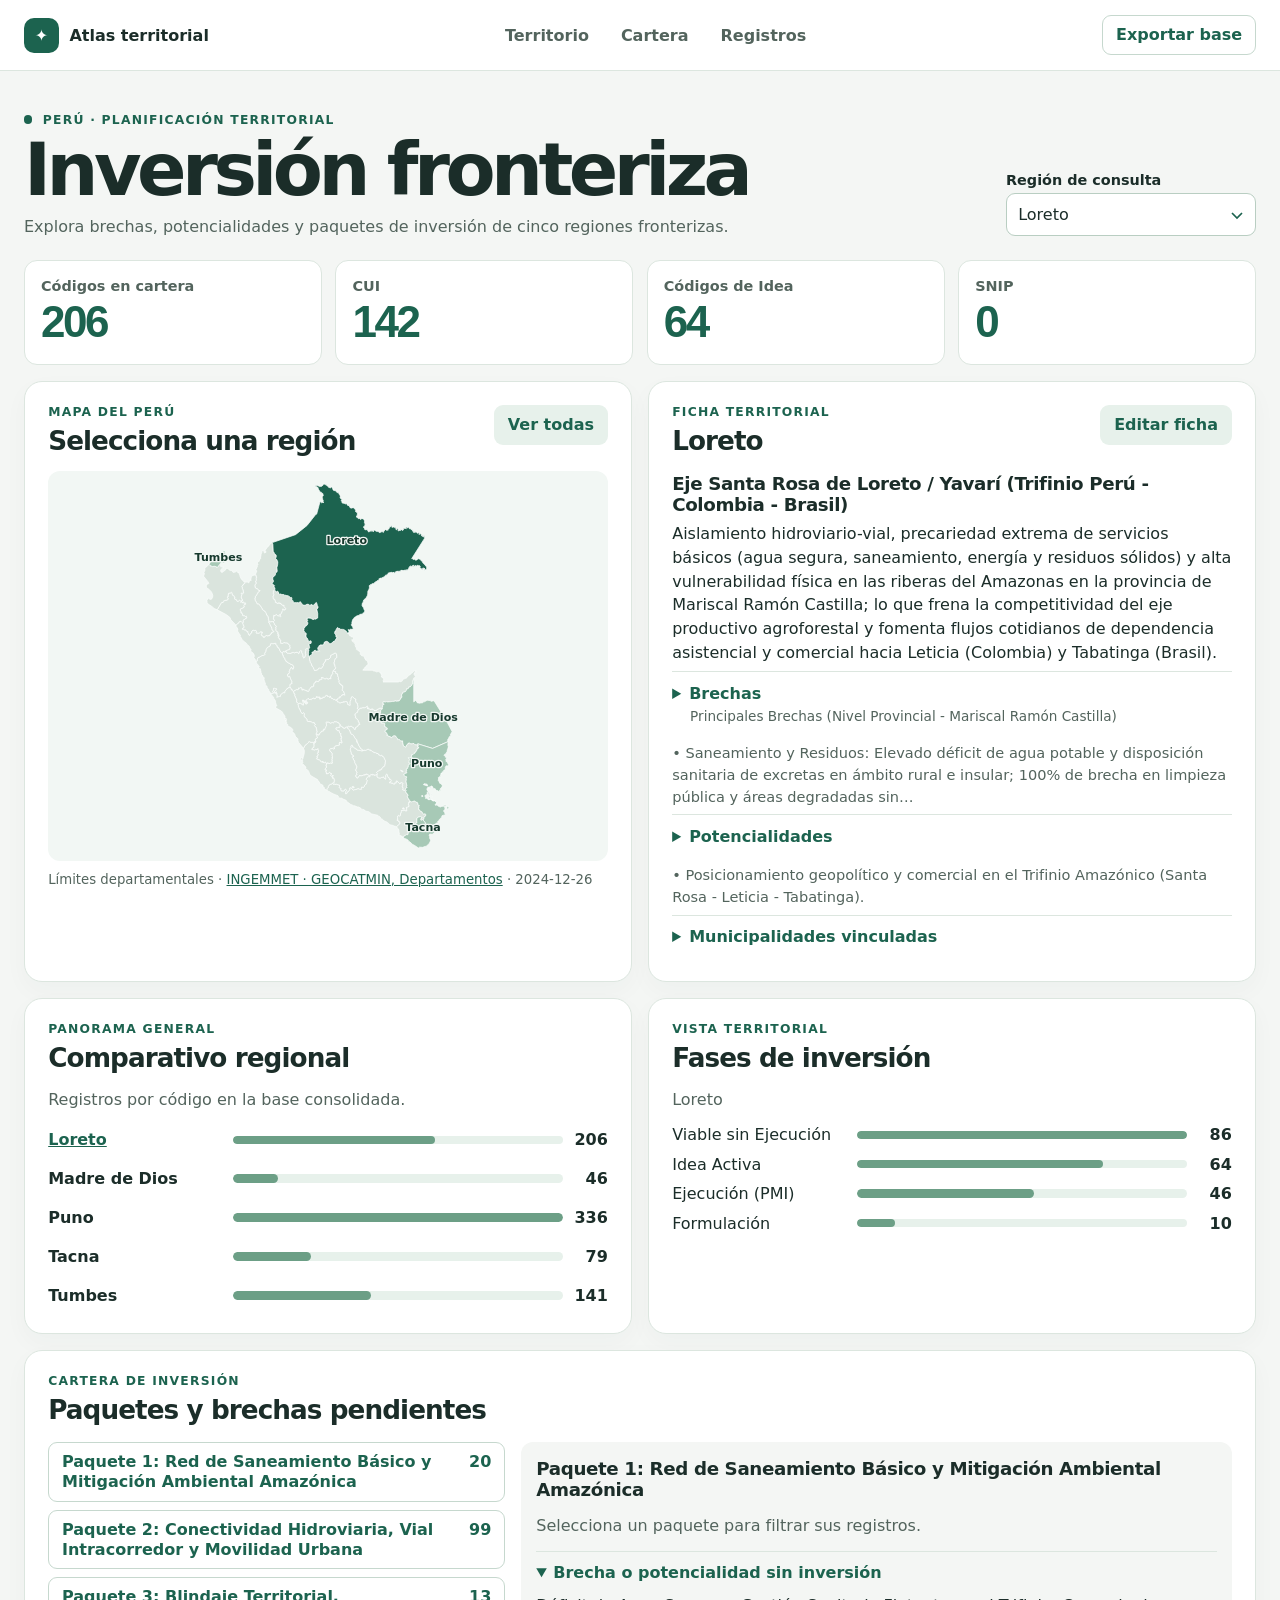
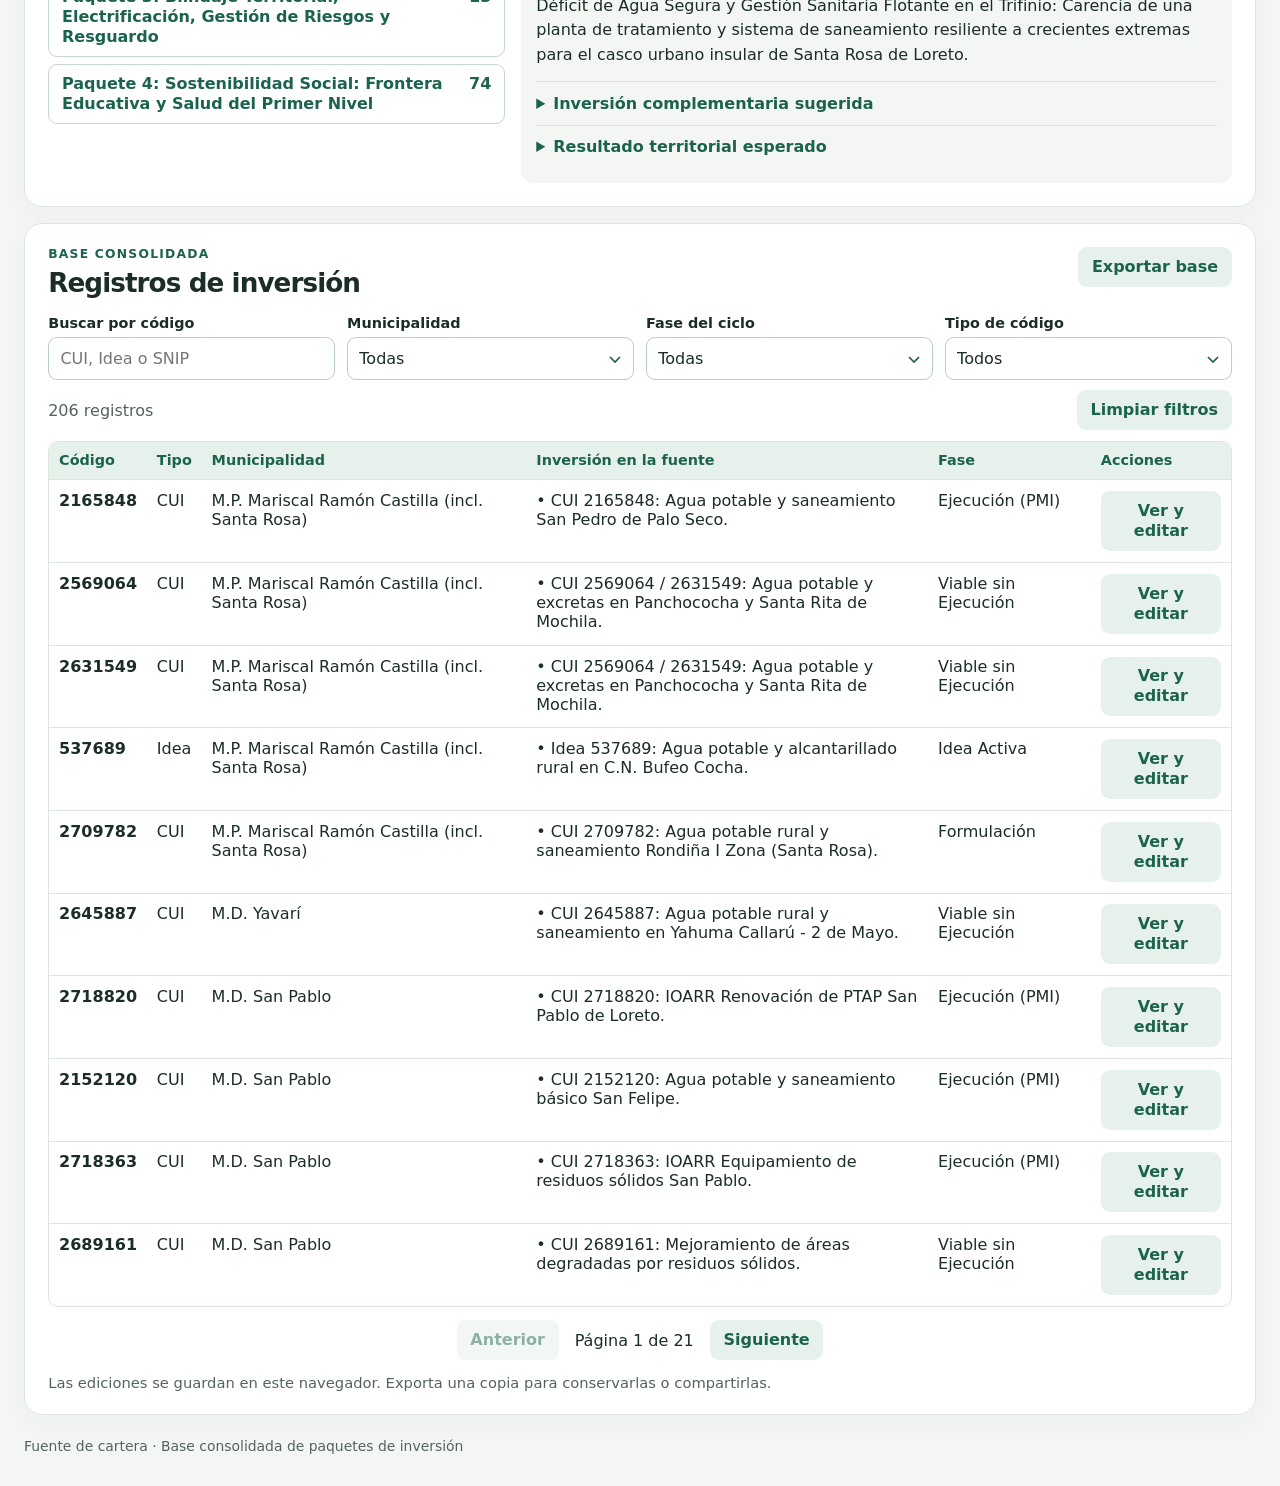
<file: index.html>
<!doctype html>
<html lang="es">
<head>
  <meta charset="utf-8">
  <meta name="viewport" content="width=device-width, initial-scale=1">
  <meta name="description" content="Consulta territorial de las brechas, potencialidades y carteras de inversión de cinco regiones fronterizas del Perú.">
  <title>Inversión fronteriza | Atlas territorial</title>
  <link rel="stylesheet" href="styles.css">
  <script defer src="data.js"></script>
  <script defer src="map.js"></script>
  <script defer src="app.js"></script>
</head>
<body>
  <a class="skip-link" href="#contenido">Ir al contenido</a>
  <header class="top">
    <div class="shell top-inner">
      <a class="brand" href="#"><span class="brand-icon" aria-hidden="true">✦</span> Atlas territorial</a>
      <nav aria-label="Secciones">
        <a href="#territorio">Territorio</a><a href="#cartera">Cartera</a><a href="#registros">Registros</a>
      </nav>
      <button id="export-top" type="button" class="button">Exportar base</button>
    </div>
  </header>
  <main id="contenido" class="shell">
    <header class="hero">
      <div>
        <p class="eyebrow"><span aria-hidden="true"></span> Perú · Planificación territorial</p>
        <h1>Inversión fronteriza</h1>
        <p>Explora brechas, potencialidades y paquetes de inversión de cinco regiones fronterizas.</p>
      </div>
      <div class="region-control"><label for="region">Región de consulta</label><select id="region"></select></div>
    </header>
    <noscript><p>Activa JavaScript para consultar el mapa y editar los registros.</p></noscript>
    <p id="app-message" role="status" class="status" hidden></p>

    <section aria-label="Indicadores de la vista territorial" class="metrics">
      <div><span>Códigos en cartera</span><strong id="kpi-total">—</strong></div>
      <div><span>CUI</span><strong id="kpi-cui">—</strong></div>
      <div><span>Códigos de Idea</span><strong id="kpi-idea">—</strong></div>
      <div><span>SNIP</span><strong id="kpi-snip">—</strong></div>
    </section>

    <section id="territorio" class="territory" aria-label="Exploración territorial">
      <section class="card map-card">
        <div class="card-head"><div><p class="eyebrow">Mapa del Perú</p><h2>Selecciona una región</h2></div><button id="map-reset" class="button quiet" type="button">Ver todas</button></div>
        <div id="map"></div>
        <p id="map-source" class="map-source"></p>
      </section>
      <section class="card profile" aria-labelledby="profile-title">
        <div class="card-head"><div><p class="eyebrow">Ficha territorial</p><h2 id="profile-title" aria-live="polite"></h2></div><button id="edit-profile" class="button quiet" type="button">Editar ficha</button></div>
        <div id="profile"></div>
      </section>
    </section>

    <section id="cartera" class="portfolio" aria-label="Cartera de inversión">
      <section class="card">
        <p class="eyebrow">Panorama general</p><h2>Comparativo regional</h2>
        <p class="muted">Registros por código en la base consolidada.</p>
        <div id="comparison"></div>
      </section>
      <section class="card">
        <p class="eyebrow">Vista territorial</p><h2>Fases de inversión</h2>
        <p class="muted" id="phase-context"></p>
        <div id="phases"></div>
      </section>
      <section class="card package-card">
        <div class="card-head"><div><p class="eyebrow">Cartera de inversión</p><h2>Paquetes y brechas pendientes</h2></div></div>
        <div class="package-layout"><div id="packages"></div><div id="package-detail"></div></div>
      </section>
    </section>

    <section id="registros" class="card records" aria-labelledby="records-title">
      <div class="card-head"><div><p class="eyebrow">Base consolidada</p><h2 id="records-title">Registros de inversión</h2></div><button id="export-records" class="button quiet" type="button">Exportar base</button></div>
      <div class="filter-grid">
        <div><label for="search">Buscar por código</label><input id="search" type="search" placeholder="CUI, Idea o SNIP" autocomplete="off"></div>
        <div><label for="municipality">Municipalidad</label><select id="municipality"></select></div>
        <div><label for="phase">Fase del ciclo</label><select id="phase"></select></div>
        <div><label for="type">Tipo de código</label><select id="type"></select></div>
      </div>
      <div class="results-head"><p id="results-count" role="status"></p><button id="clear-filters" type="button" class="button quiet">Limpiar filtros</button></div>
      <div class="table-scroll" tabindex="0" role="region" aria-label="Tabla de registros">
        <table>
          <caption class="visually-hidden">Registros de inversión según los filtros activos</caption>
          <thead><tr><th scope="col">Código</th><th scope="col">Tipo</th><th scope="col">Municipalidad</th><th scope="col">Inversión en la fuente</th><th scope="col">Fase</th><th scope="col">Acciones</th></tr></thead>
          <tbody id="rows"></tbody>
        </table>
      </div>
      <div class="pager" aria-label="Páginas de registros"><button id="prev" type="button" class="button quiet">Anterior</button><span id="page"></span><button id="next" type="button" class="button quiet">Siguiente</button></div>
      <p class="muted local-note">Las ediciones se guardan en este navegador. Exporta una copia para conservarlas o compartirlas.</p>
    </section>
  </main>
  <footer class="shell footer">Fuente de cartera · Base consolidada de paquetes de inversión</footer>

  <dialog id="editor" aria-labelledby="editor-title">
    <form id="editor-form">
      <header class="dialog-head"><h2 id="editor-title"></h2><button type="button" data-close class="button quiet">Cerrar</button></header>
      <p id="editor-note" class="muted"></p>
      <div id="editor-fields"></div>
      <p id="editor-status" role="status" class="muted"></p>
      <footer class="dialog-foot"><button type="button" data-close class="button quiet">Cancelar</button><button id="save" type="submit" class="button primary">Guardar cambios</button></footer>
    </form>
  </dialog>
  <dialog id="exports" aria-labelledby="export-title">
    <header class="dialog-head"><h2 id="export-title">Exportar base</h2><button type="button" data-close class="button quiet">Cerrar</button></header>
    <p>Descarga los registros completos con las ediciones de este navegador.</p>
    <div class="dialog-foot"><button id="export-csv" type="button" class="button primary">Descargar CSV</button><button id="export-json" type="button" class="button">Descargar JSON</button></div>
    <details class="import"><summary>Importar ediciones desde JSON</summary><p>Recupera una copia exportada. Su contenido reemplazará las ediciones locales al confirmar.</p><label for="import-json">Copia JSON del dashboard</label><input type="file" id="import-json" accept=".json,application/json"><button id="import-confirm" class="button" type="button">Aplicar copia</button><p id="import-status" role="status"></p></details>
  </dialog>
</body>
</html>
</file>
<file: styles.css>
:root {
  color-scheme: light;
  --background: #f4f6f4;
  --paper: #fff;
  --ink: #1b2d29;
  --quiet: #53645d;
  --accent: #1c634f;
  --wash: #e7f1eb;
  --line: #dce6df;
  --radius: 18px;
  font-family: 'DM Sans', system-ui, sans-serif;
}
*, *::before, *::after { box-sizing: border-box; }
html { scroll-behavior: smooth; }
body { margin: 0; background: var(--background); color: var(--ink); }
a { color: var(--accent); }
button, input, select, textarea { font: inherit; }
button { cursor: pointer; }
:focus-visible { outline: 3px solid var(--accent); outline-offset: 3px; }
button:disabled { cursor: default; opacity: .5; }
[hidden] { display: none !important; }
.visually-hidden { position: absolute; width: 1px; height: 1px; padding: 0; margin: -1px; overflow: hidden; clip-path: inset(50%); white-space: nowrap; border: 0; }
.shell { width: min(100% - 3rem, 1240px); margin-inline: auto; }
.skip-link { position: fixed; inset: .5rem auto auto .5rem; transform: translateY(-160%); padding: .7rem; background: white; z-index: 2; }
.skip-link:focus { transform: none; }
.top { background: var(--paper); border-bottom: 1px solid var(--line); }
.top-inner { min-height: 70px; display: flex; align-items: center; justify-content: space-between; gap: 1.5rem; }
.brand { display: inline-flex; align-items: center; gap: .65rem; font-weight: 800; color: var(--ink); text-decoration: none; white-space: nowrap; }
.brand-icon { display: grid; place-items: center; background: var(--accent); color: white; width: 35px; height: 35px; border-radius: 10px; }
nav { display: flex; gap: clamp(.65rem, 3vw, 2rem); }
nav a { text-decoration: none; color: var(--quiet); font-weight: 700; }
nav a:hover { color: var(--accent); text-decoration: underline; }
.button { border-radius: 9px; border: 1px solid #c6d8ce; background: white; color: var(--accent); font-weight: 700; padding: .56rem .80rem; line-height: 1.25; min-height: 39px; }
.button:hover { background: var(--wash); }
.button.quiet { background: var(--wash); border-color: transparent; }
.button.primary { background: var(--accent); color: white; border-color: var(--accent); }
.button.primary:hover { background: #144d3e; }
.hero { display: flex; align-items: end; justify-content: space-between; gap: 2rem; margin-block: 2.6rem 1.5rem; }
.hero p:not(.eyebrow) { margin: .6rem 0 0; color: var(--quiet); }
.eyebrow { text-transform: uppercase; letter-spacing: .10em; color: var(--accent); font-weight: 800; font-size: .77rem; margin: 0 0 .42rem; }
.eyebrow span { display: inline-block; width: .53rem; height: .53rem; border-radius: 50%; background: var(--accent); margin-right: .3rem; }
h1, h2, h3, p { overflow-wrap: anywhere; }
h1, h2, h3 { font-family: Manrope, system-ui, sans-serif; margin: 0; }
h1 { font-size: clamp(2.55rem, 5.7vw, 4.7rem); font-weight: 800; line-height: 1.02; letter-spacing: -.062em; }
h2 { font-size: clamp(1.3rem, 2.6vw, 1.64rem); line-height: 1.2; letter-spacing: -.035em; }
h3 { font-size: 1.14rem; letter-spacing: -.02em; }
.region-control { flex: 0 0 min(250px, 36%); }
label { display: block; font-weight: 700; margin-bottom: .35rem; font-size: .9rem; }
input, select, textarea { width: 100%; min-height: 43px; padding: .58rem .7rem; border: 1px solid #b9cec2; border-radius: 9px; color: var(--ink); background: white; }
select { appearance: none; padding-right: 2.1rem; background: white url("data:image/svg+xml,%3Csvg xmlns='http://www.w3.org/2000/svg' width='14' height='12' viewBox='0 0 14 12'%3E%3Cpath fill='none' stroke='%231c634f' stroke-width='1.7' d='m2 4 5 5 5-5'/%3E%3C/svg%3E") right .7rem center / .85rem no-repeat; }
textarea { min-height: 96px; resize: vertical; }
.metrics { display: grid; grid-template-columns: repeat(4, 1fr); gap: .85rem; margin-bottom: 1rem; }
.metrics > div { border: 1px solid var(--line); background: var(--paper); border-radius: 13px; padding: .9rem 1rem; }
.metrics span { color: var(--quiet); font-weight: 700; font-size: .9rem; }
.metrics strong { display: block; font-family: Manrope, sans-serif; font-variant-numeric: tabular-nums; color: var(--accent); font-size: clamp(1.9rem, 4vw, 2.75rem); line-height: 1.24; letter-spacing: -.055em; }
.territory, .portfolio { display: grid; grid-template-columns: minmax(0, 1fr) minmax(0, 1fr); gap: 1rem; margin-bottom: 1rem; }
.card { padding: clamp(1rem, 2.2vw, 1.45rem); min-width: 0; background: var(--paper); border: 1px solid var(--line); border-radius: var(--radius); box-shadow: 0 9px 24px #25433308; }
.card-head, .results-head { display: flex; align-items: start; justify-content: space-between; gap: .65rem; }
.card-head .button { flex: 0 0 auto; }
#map { display: grid; place-items: center; background: #f2f7f4; border-radius: 12px; margin-top: .85rem; min-height: 375px; overflow: hidden; }
#map svg { display: block; width: 100%; height: min(64vw, 390px); min-height: 310px; overflow: visible; }
.geometry { fill: #dae4dd; stroke: #fafcfb; stroke-width: 1.1; }
.map-region { cursor: pointer; outline: none; }
.map-region .geometry { fill: #a7c9b6; }
.map-region:hover .geometry, .map-region:focus-visible .geometry { fill: #6ca88b; stroke: #285a48; stroke-width: 2.4; }
.map-region[aria-pressed='true'] .geometry { fill: var(--accent); }
.map-region[aria-pressed='true']:focus-visible .geometry { stroke: #061f17; stroke-width: 3; }
.map-label { text-anchor: middle; font: 800 17px 'DM Sans', system-ui, sans-serif; fill: #16392d; paint-order: stroke; stroke: #f2f7f4; stroke-width: 4px; stroke-linejoin: round; pointer-events: none; }
.map-source { font-size: .83rem; color: var(--quiet); margin: .7rem 0 0; }
.muted { color: var(--quiet); }
.profile-content { margin-top: 1rem; }
.profile-content h3 { margin-bottom: .4rem; }
.profile-content p { margin: .45rem 0; line-height: 1.48; }
.source-text { white-space: pre-line; overflow-wrap: anywhere; line-height: 1.53; }
details { border-top: 1px solid var(--line); }
summary { cursor: pointer; padding: .72rem 0; font-weight: 800; color: var(--accent); }
details .source-text { margin: 0 0 .9rem; }
.excerpt { color: var(--quiet); font-size: .91rem; margin: .5rem 0; }
.scope { display: block; color: var(--quiet); font-size: .85rem; font-weight: 500; margin: .3rem 0 0 1.12rem; }
#comparison, #phases { display: grid; gap: .65rem; }
.stat-row { display: grid; grid-template-columns: minmax(0, 11rem) minmax(2rem, 1fr) minmax(2.25rem, auto); gap: .55rem; align-items: center; }
.stat-row button { border: 0; background: none; text-align: left; color: var(--ink); padding: .3rem 0; font-weight: 700; }
.stat-row button:hover, .stat-row button[aria-pressed='true'] { color: var(--accent); text-decoration: underline; }
.track { background: var(--wash); height: .52rem; border-radius: 1rem; overflow: hidden; }
.track span { display: block; background: #6c9f86; height: 100%; border-radius: 1rem; }
.stat-row strong { text-align: right; font-variant-numeric: tabular-nums; }
.package-card { grid-column: 1 / -1; }
.package-layout { display: grid; grid-template-columns: minmax(0, .9fr) minmax(0, 1.4fr); gap: 1rem; margin-top: 1rem; }
#packages { display: grid; align-content: start; gap: .45rem; }
.package-button { display: flex; justify-content: space-between; gap: .6rem; text-align: left; width: 100%; }
.package-button[aria-pressed='true'] { border-color: var(--accent); background: var(--wash); }
.package-button strong { flex: 0 0 auto; }
#package-detail { border-radius: 12px; background: var(--background); padding: .95rem; min-width: 0; }
#package-detail h3 { margin-bottom: .45rem; }
.filter-grid { display: grid; grid-template-columns: repeat(4, minmax(0, 1fr)); gap: .75rem; margin-top: 1rem; }
.results-head { align-items: center; margin: .65rem 0; }
.results-head p { color: var(--quiet); margin: 0; }
.table-scroll { overflow-x: auto; border: 1px solid var(--line); border-radius: 10px; }
table { width: 100%; border-collapse: collapse; min-width: 690px; text-align: left; }
td, th { padding: .68rem .62rem; vertical-align: top; }
th { background: var(--wash); color: var(--accent); font-size: .9rem; }
td { border-top: 1px solid var(--line); }
td:nth-child(4) { width: 34%; }
td:nth-child(1) { font-weight: 800; white-space: nowrap; font-variant-numeric: tabular-nums; }
.pager { display: flex; gap: 1rem; align-items: center; justify-content: center; margin-top: .85rem; }
.local-note { margin: .85rem 0 0; font-size: .92rem; }
.footer { color: var(--quiet); font-size: .87rem; padding-block: 1.4rem 2rem; }
.status { background: var(--wash); border: 1px solid var(--line); color: var(--accent); padding: .65rem .85rem; border-radius: 9px; }
dialog { width: min(100% - 2rem, 620px); max-height: 90vh; padding: 1.2rem; border: 1px solid var(--line); border-radius: 14px; color: var(--ink); }
dialog::backdrop { background: #10271fa8; }
.dialog-head, .dialog-foot { display: flex; align-items: center; justify-content: space-between; gap: .6rem; }
.dialog-foot { justify-content: flex-end; flex-wrap: wrap; margin-top: 1rem; }
.edit-field { margin-top: .85rem; }
.import { margin-top: 1rem; }
.import .button { margin-top: .65rem; }
@media (max-width: 770px) {
  .shell { width: min(100% - 1.5rem, 1240px); }
  .top-inner { flex-wrap: wrap; justify-content: space-between; gap: .6rem; padding-block: .7rem; }
  .top-inner nav { order: 3; flex-basis: 100%; }
  .hero { flex-direction: column; align-items: stretch; gap: 1rem; margin-top: 1.8rem; }
  .metrics, .filter-grid { grid-template-columns: repeat(2, minmax(0, 1fr)); }
  .territory, .portfolio, .package-layout { grid-template-columns: minmax(0, 1fr); }
  #map { min-height: 305px; }
}
@media (prefers-reduced-motion: reduce) { html { scroll-behavior: auto; } }
</file>
